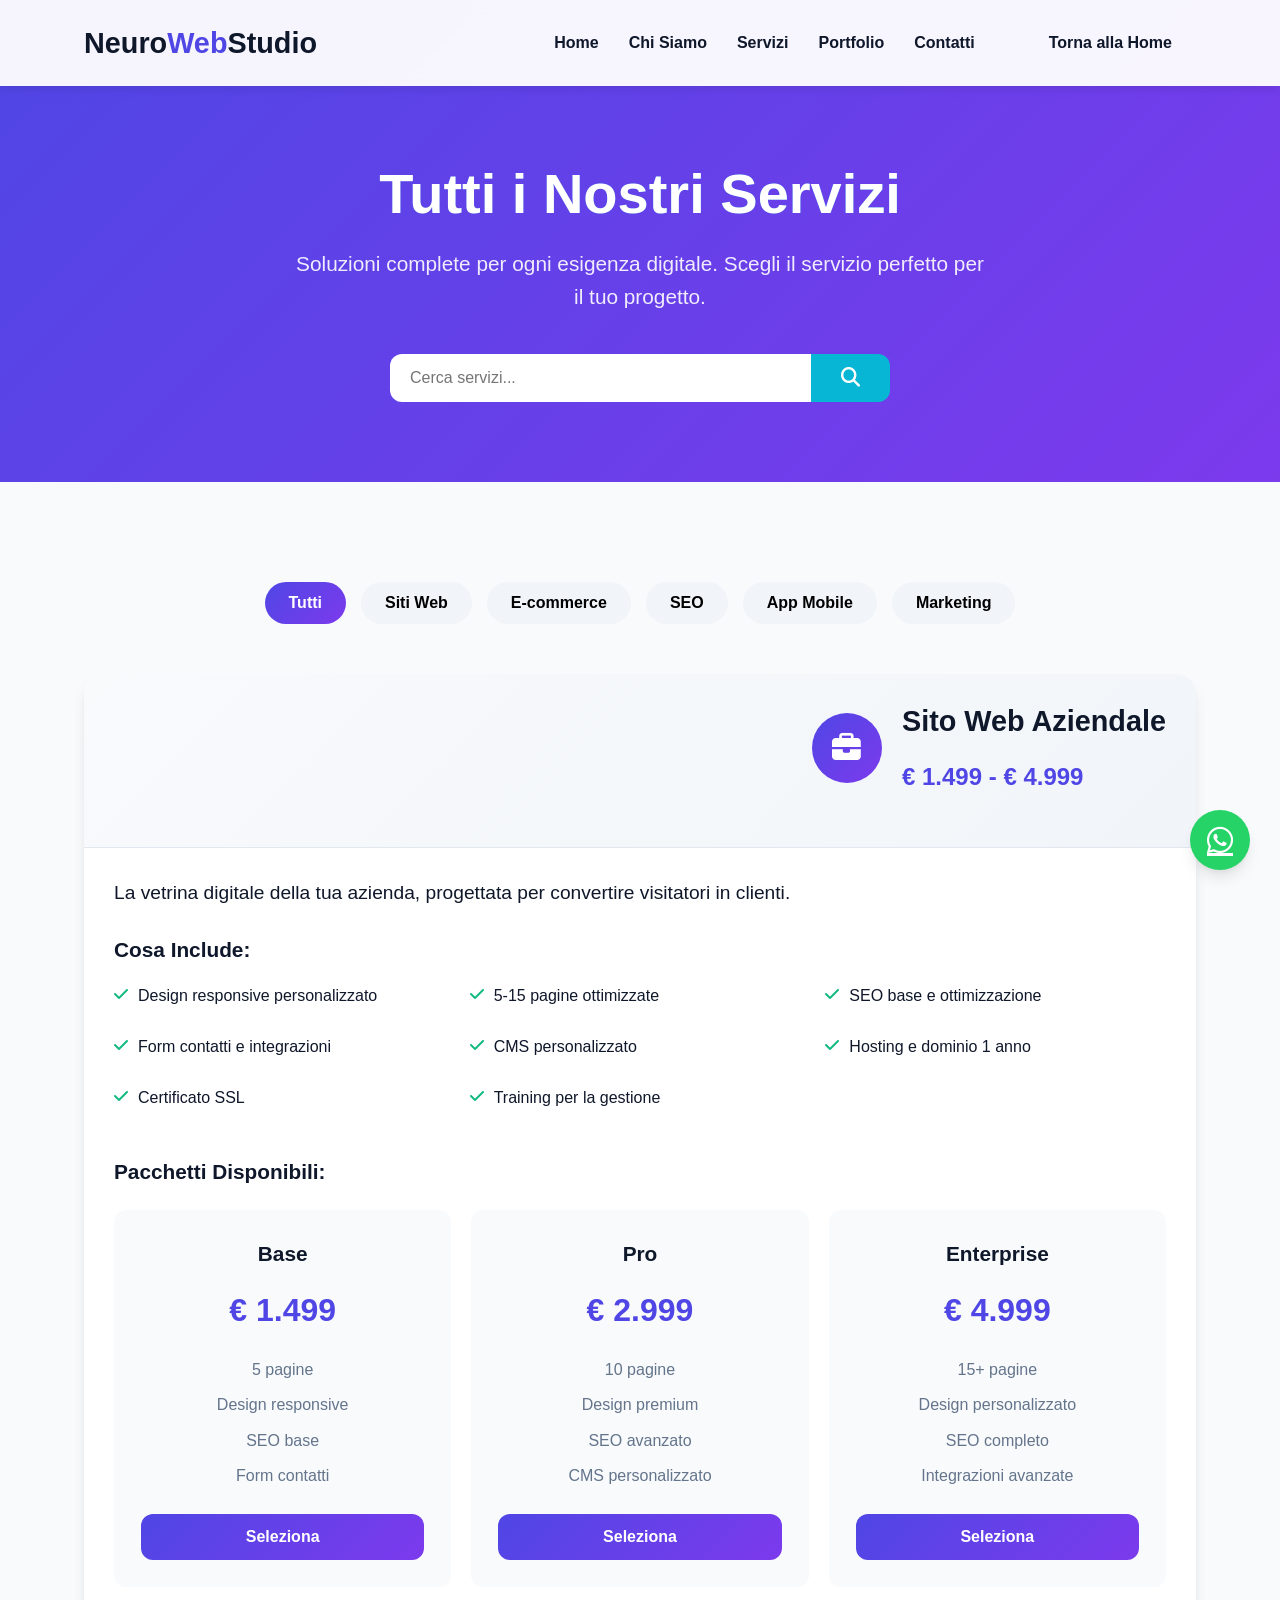
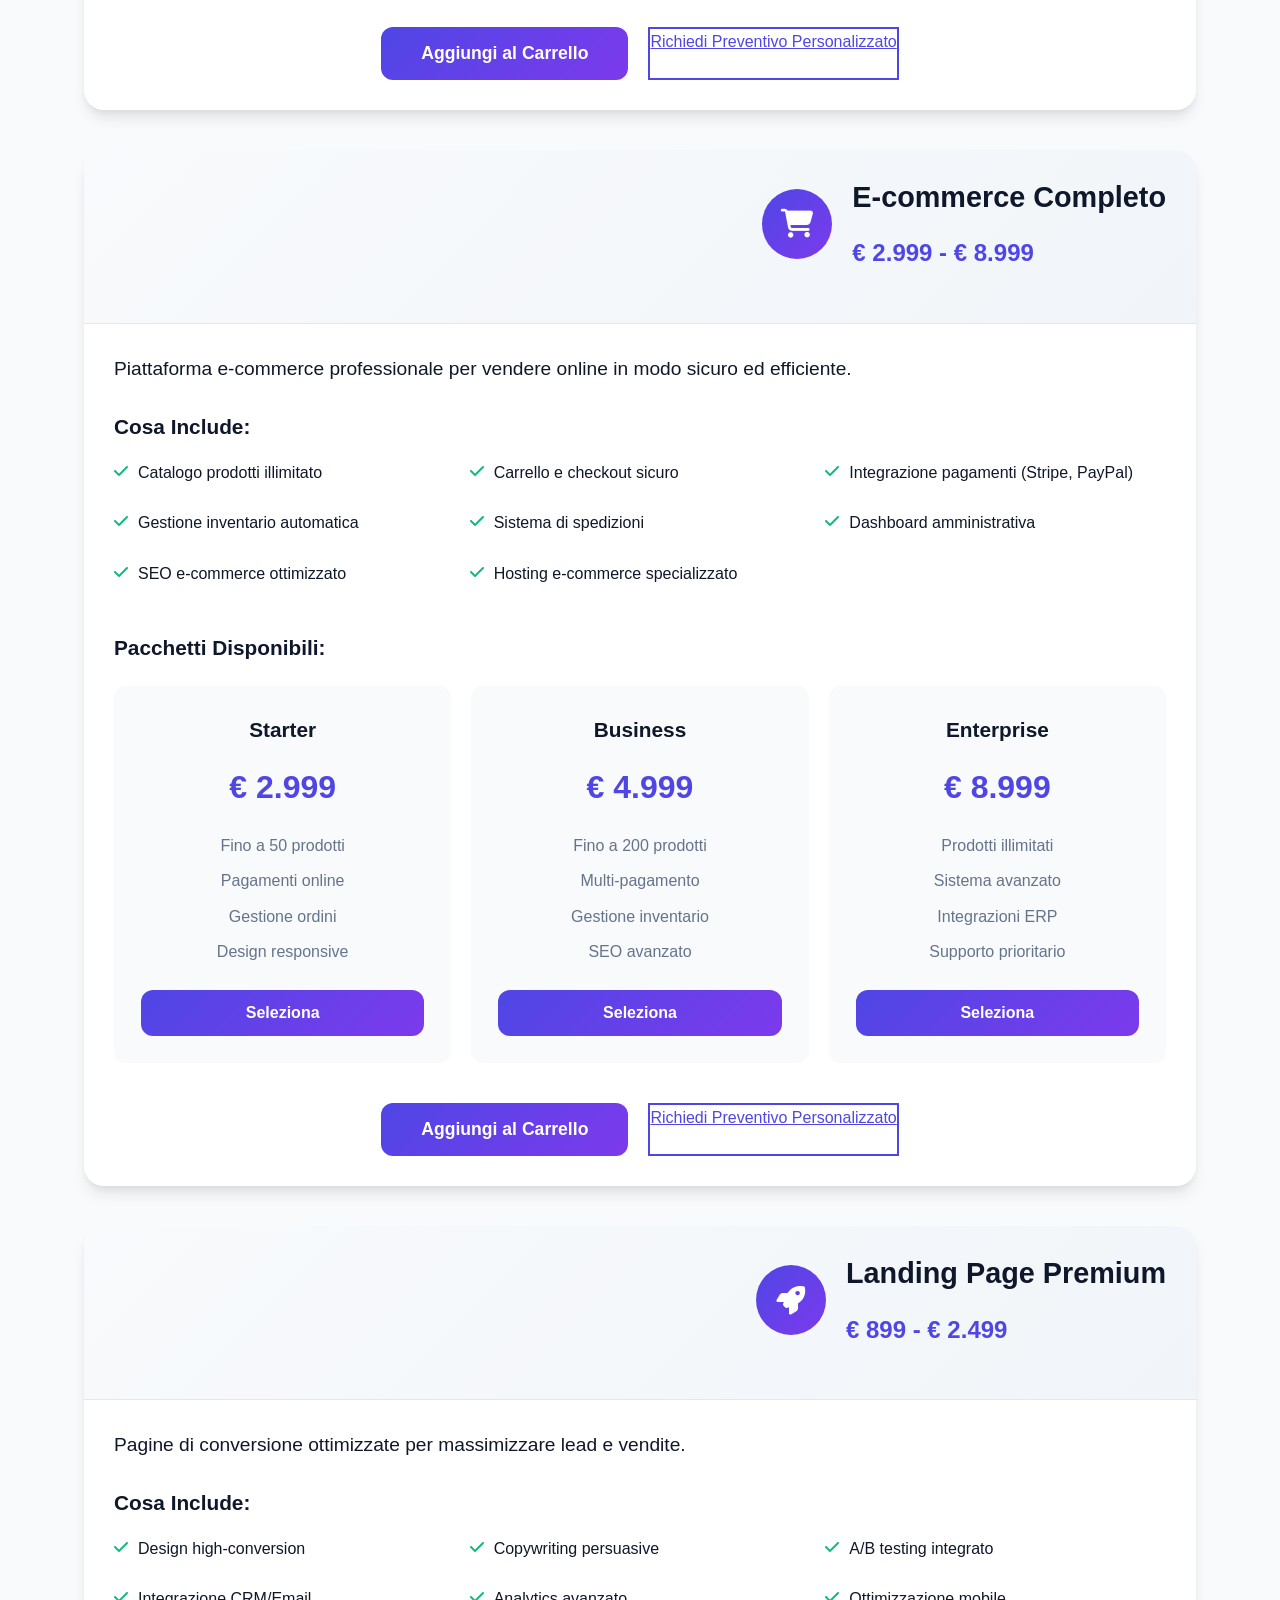
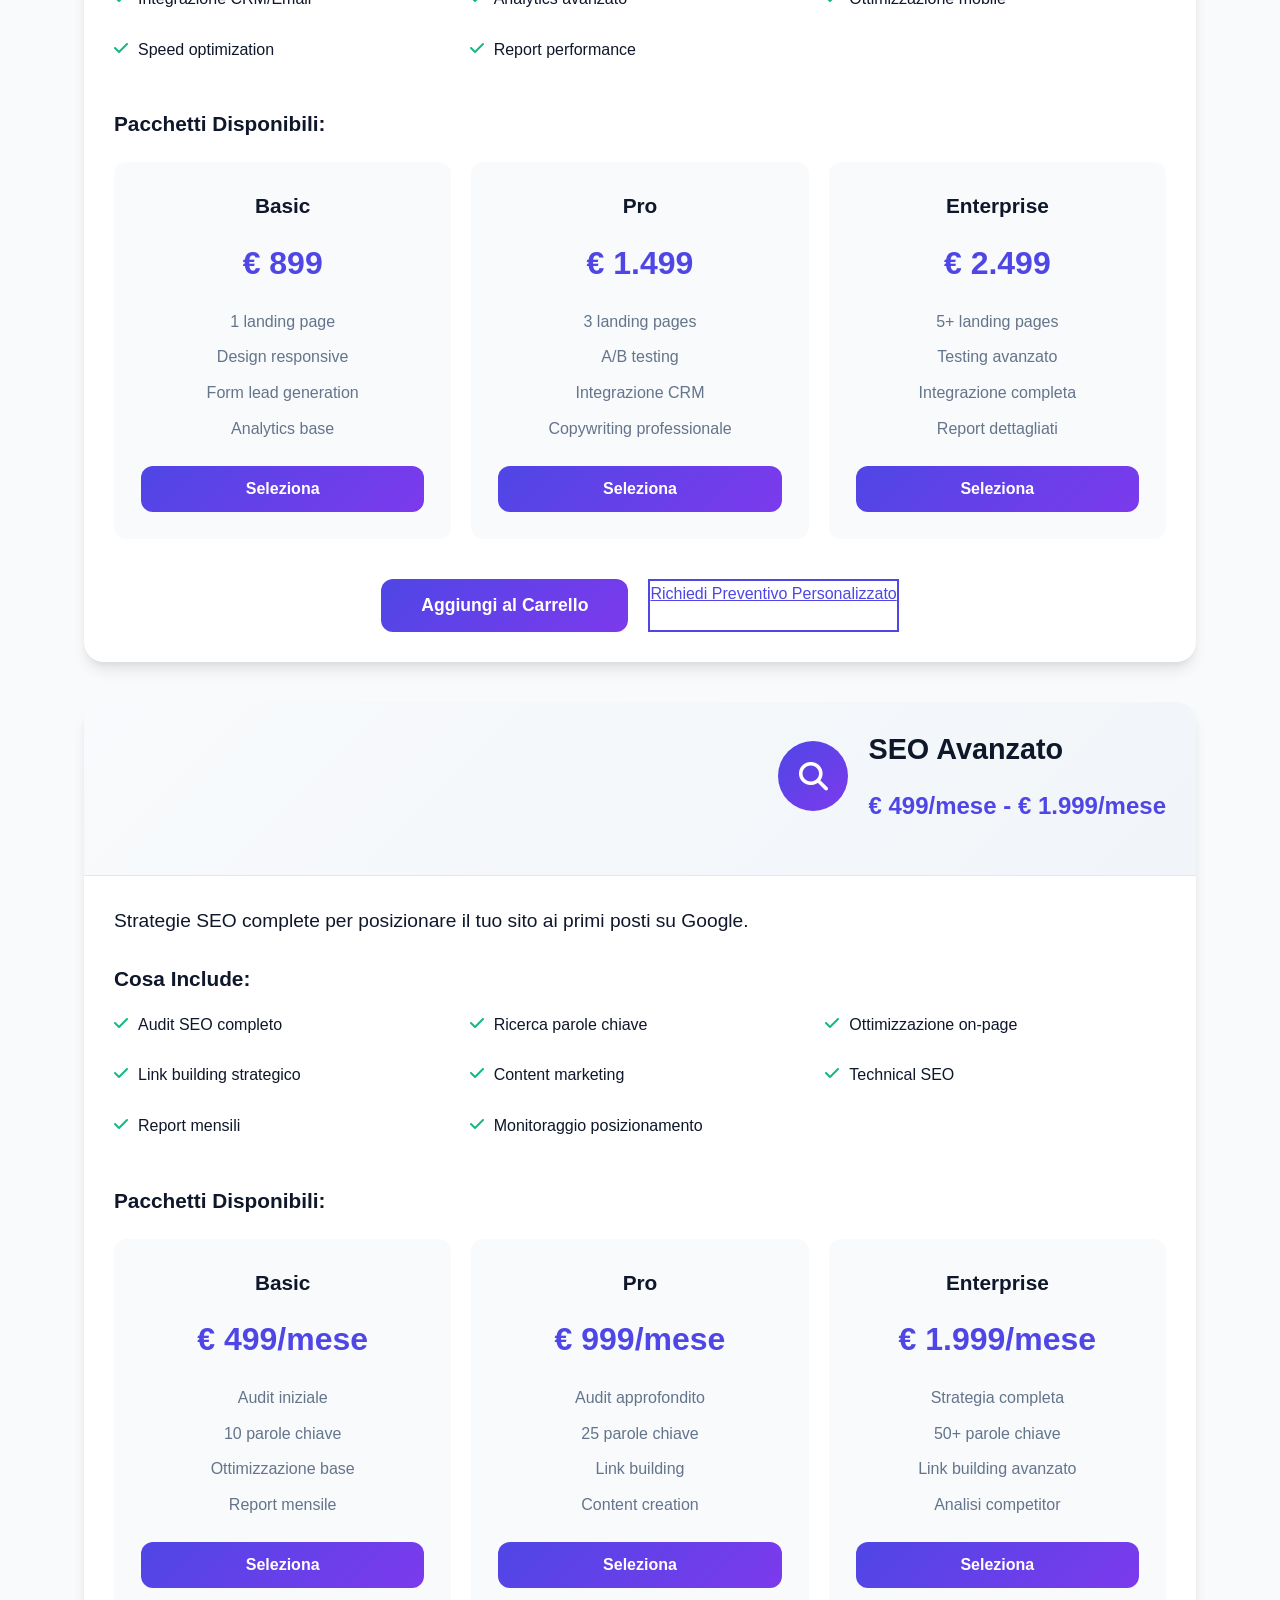
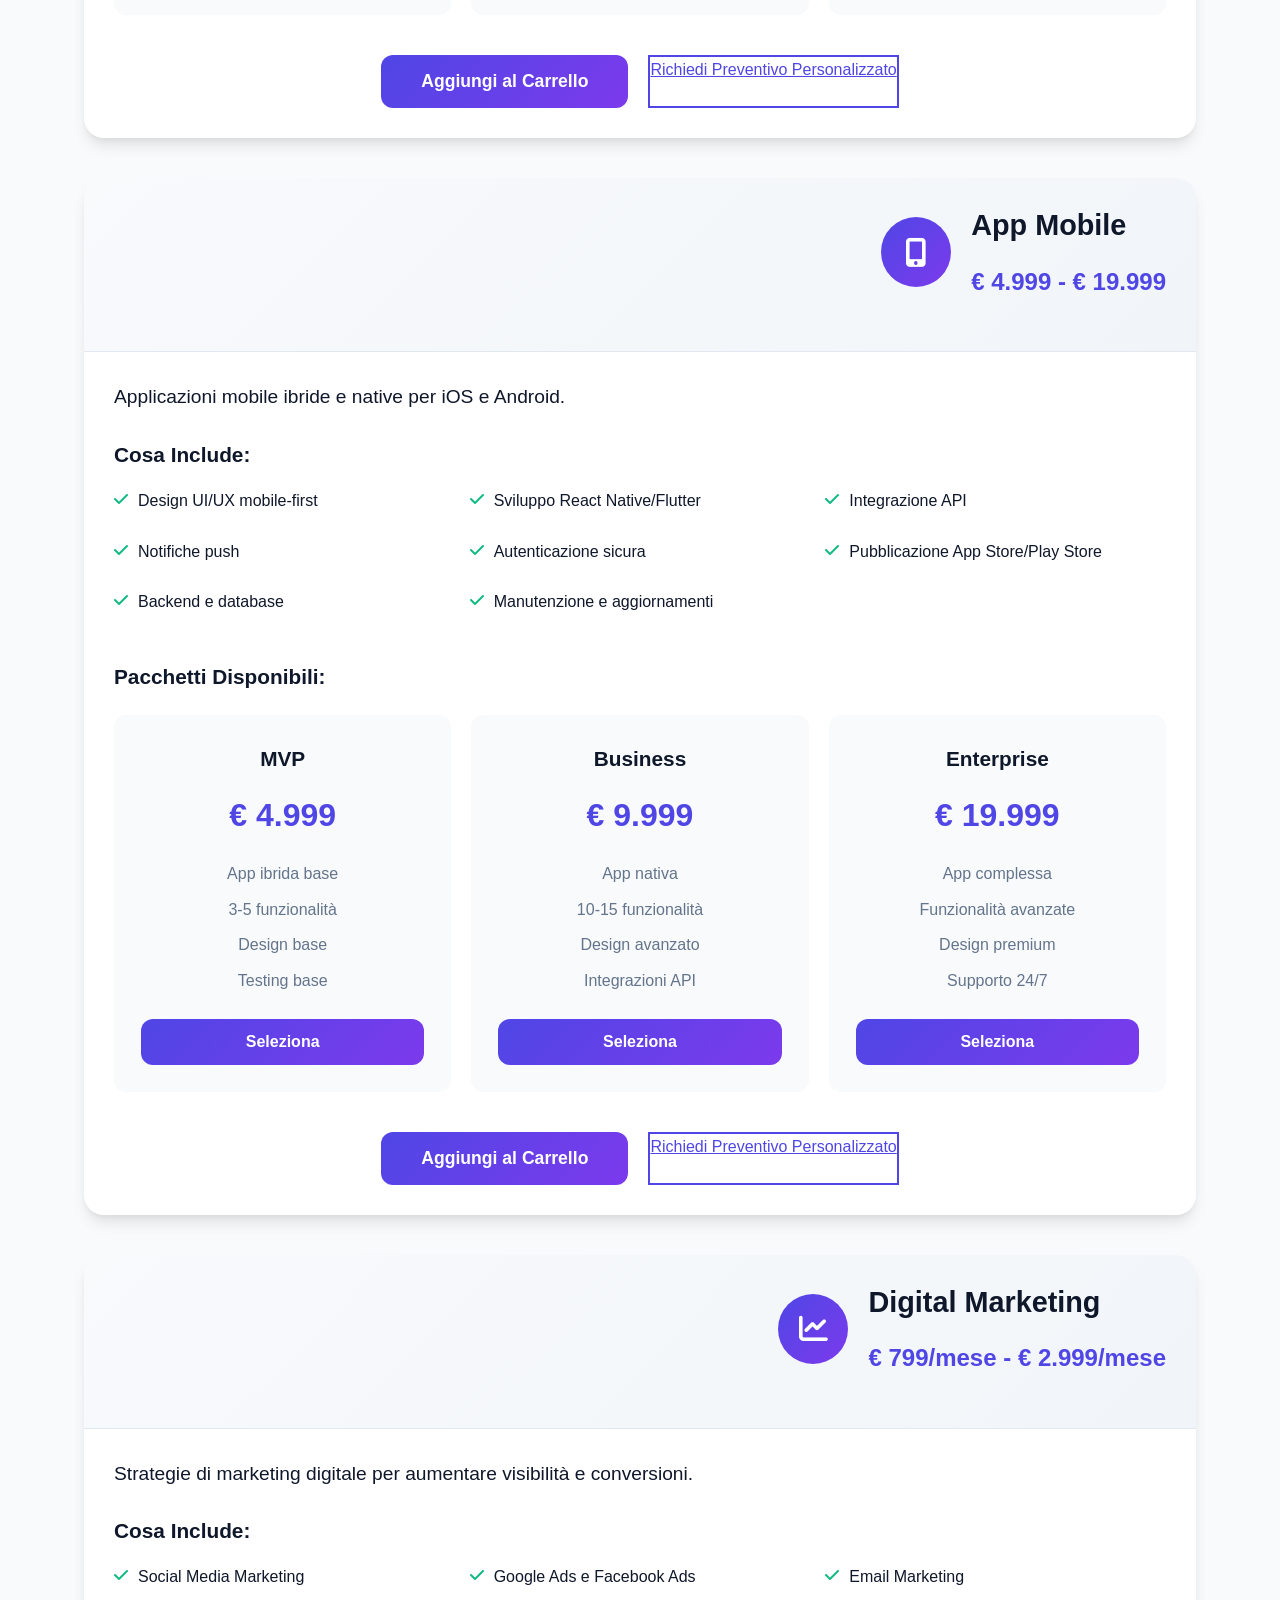
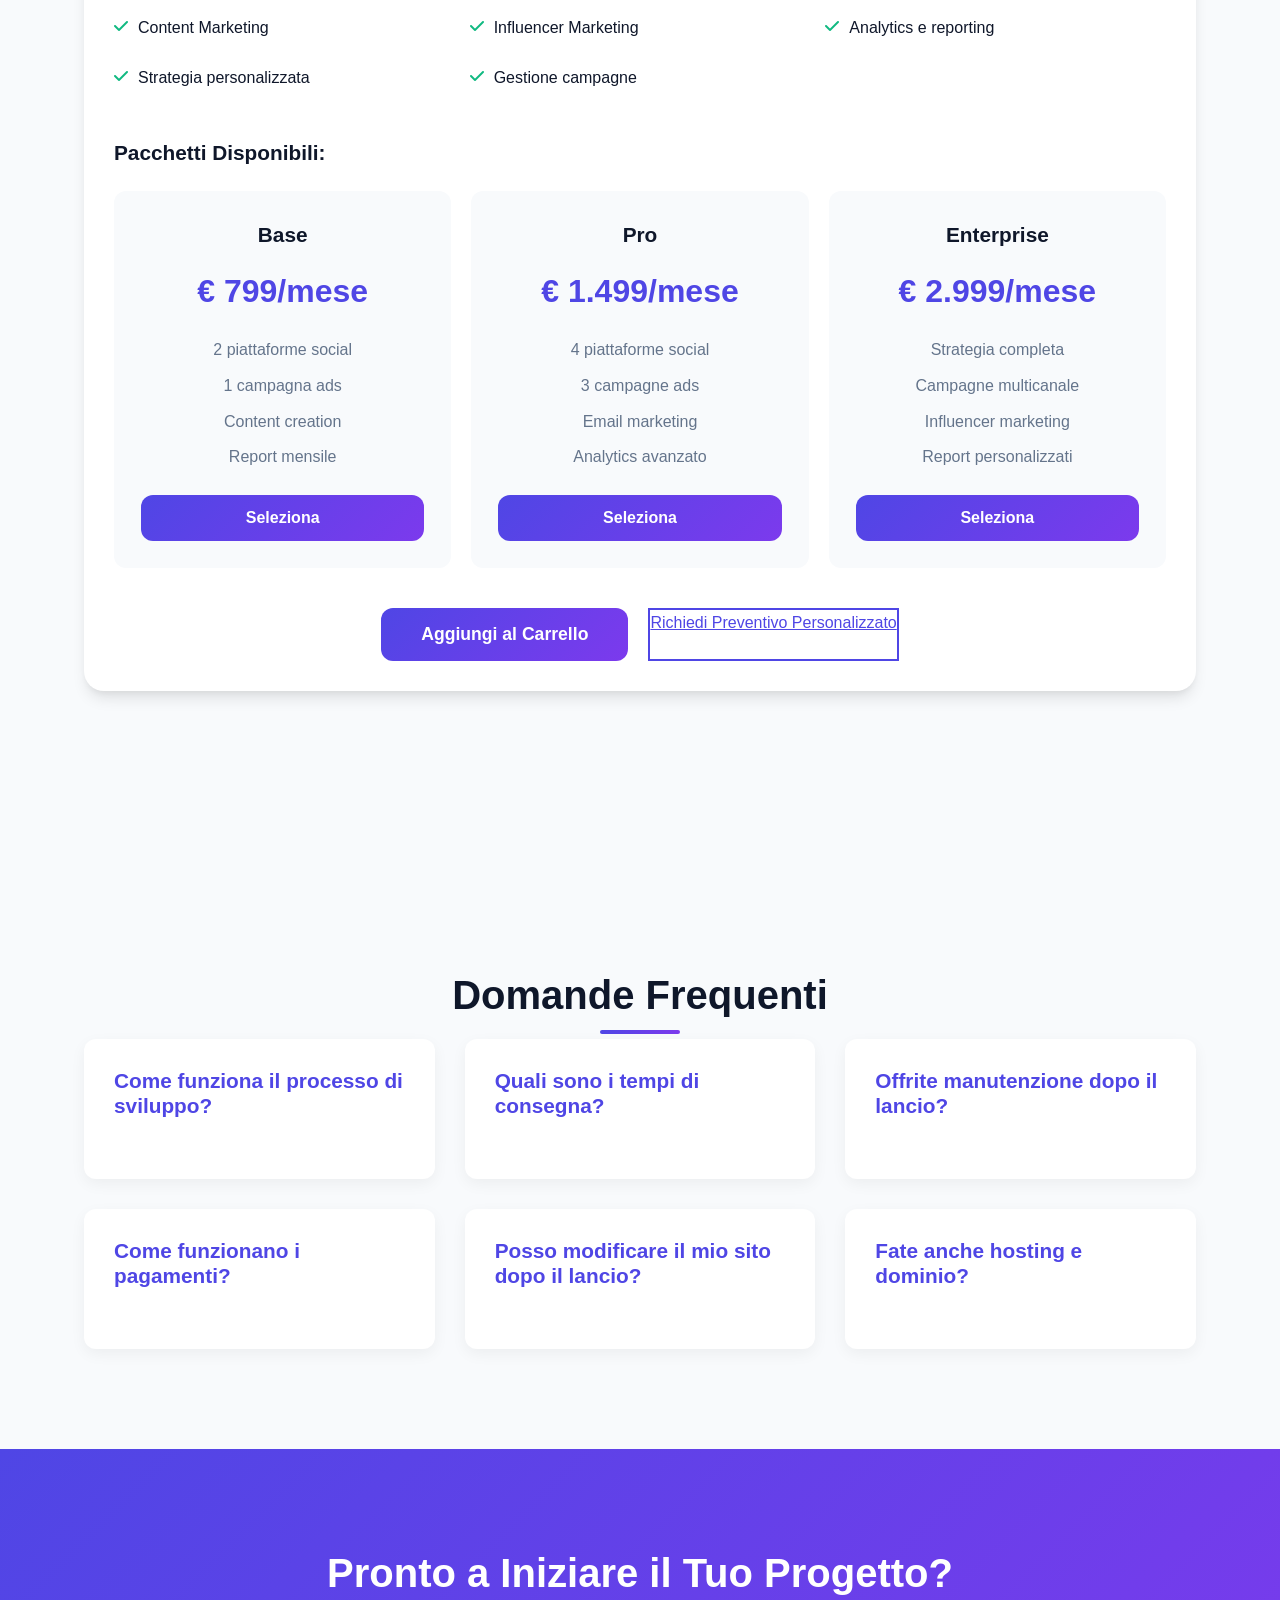
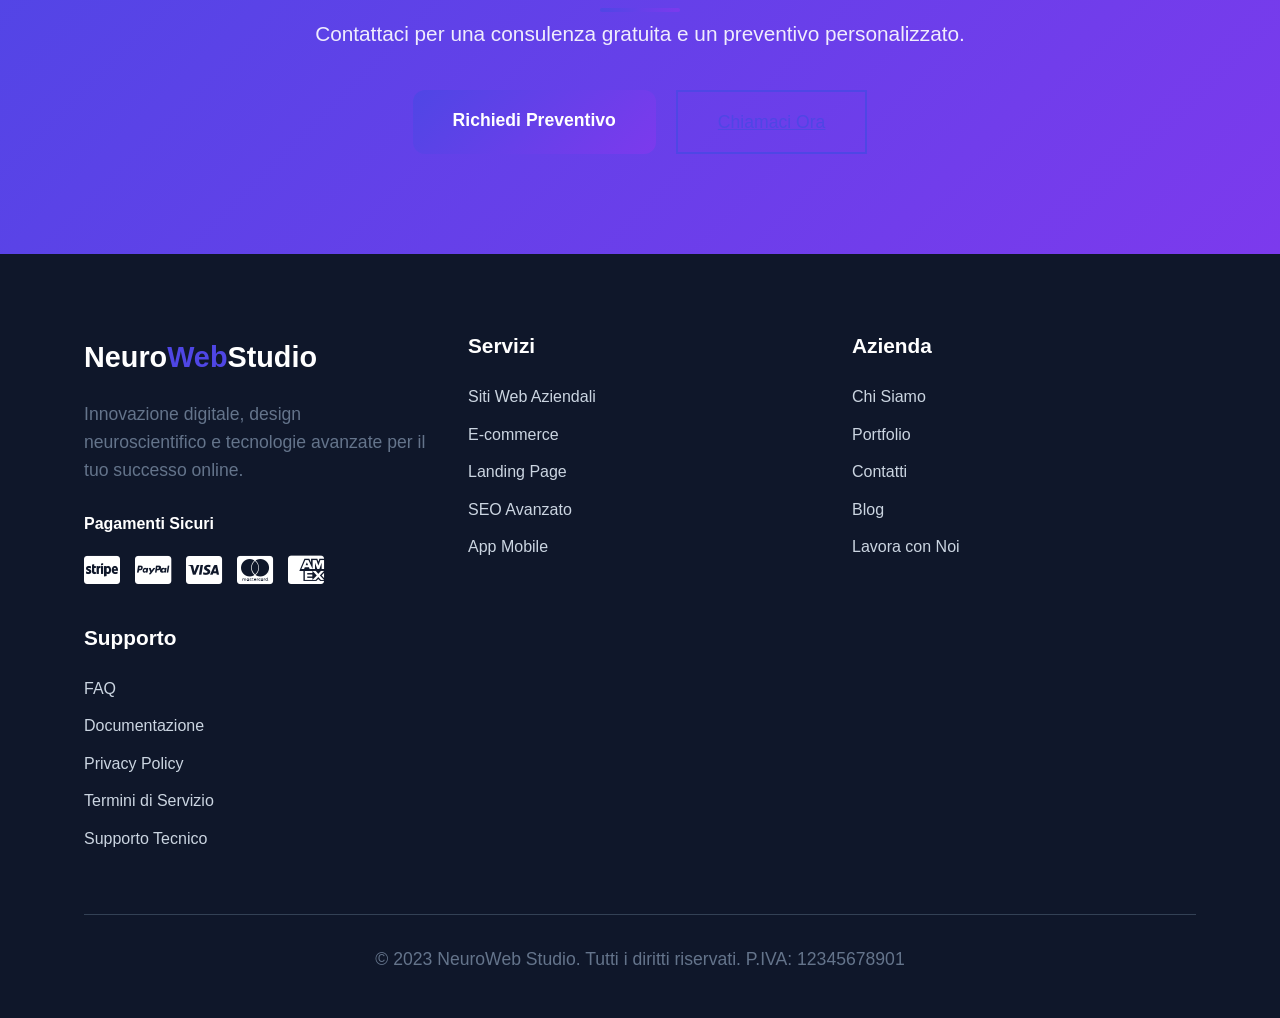
<file: servizi.html>
<!DOCTYPE html>
<html lang="it">
<head>
    <meta charset="UTF-8">
    <meta name="viewport" content="width=device-width, initial-scale=1.0">
    <title>Tutti i Servizi | NeuroWeb Studio</title>
    <meta name="description" content="Scopri tutti i servizi di NeuroWeb Studio: sviluppo web, e-commerce, SEO, app mobile e molto altro. Preventivi personalizzati.">
    <link rel="stylesheet" href="https://cdnjs.cloudflare.com/ajax/libs/font-awesome/6.4.0/css/all.min.css">
    <link rel="stylesheet" href="css/style.css">
    <link rel="stylesheet" href="css/servizi.css">
</head>
<body>
    <!-- WhatsApp Floating Button -->
    <a href="https://wa.me/393331234567?text=Ciao%20NeuroWeb%20Studio,%20vorrei%20informazioni%20su..." 
       class="whatsapp-float" target="_blank">
        <i class="fab fa-whatsapp"></i>
    </a>

    <!-- Header & Navigation -->
    <header id="header">
        <div class="container">
            <nav class="navbar">
                <a href="index.html" class="logo">Neuro<span>Web</span>Studio</a>
                
                <ul class="nav-links">
                    <li><a href="index.html">Home</a></li>
                    <li><a href="index.html#about">Chi Siamo</a></li>
                    <li><a href="#services">Servizi</a></li>
                    <li><a href="index.html#portfolio">Portfolio</a></li>
                    <li><a href="index.html#contact">Contatti</a></li>
                    <li><a href="index.html" class="btn-nav">Torna alla Home</a></li>
                </ul>
                
                <button class="mobile-menu-btn">
                    <i class="fas fa-bars"></i>
                </button>
            </nav>
        </div>
    </header>

    <!-- Hero Servizi (sezione aggiornata) -->
<section class="services-hero">
    <div class="container">
        <div class="services-hero-content">
            <h1 data-i18n="servicesPage.title">Tutti i Nostri Servizi</h1>
            <p data-i18n="servicesPage.subtitle">Soluzioni complete per ogni esigenza digitale. Scegli il servizio perfetto per il tuo progetto.</p>
            <div class="search-box">
                <input type="text" data-i18n-placeholder="servicesPage.search" placeholder="Cerca servizi...">
                <button><i class="fas fa-search"></i></button>
            </div>
        </div>
    </div>
</section>

    <!-- Servizi Grid -->
    <section id="services" class="all-services">
        <div class="container">
            <div class="services-categories">
                <button class="category-btn active" data-category="all">Tutti</button>
                <button class="category-btn" data-category="web">Siti Web</button>
                <button class="category-btn" data-category="ecommerce">E-commerce</button>
                <button class="category-btn" data-category="seo">SEO</button>
                <button class="category-btn" data-category="app">App Mobile</button>
                <button class="category-btn" data-category="marketing">Marketing</button>
            </div>

            <div class="services-grid-detailed">
                <!-- Sito Web Aziendale -->
                <div class="service-detailed-card" id="sito-aziendale" data-category="web">
                    <div class="service-header">
                        <div class="service-icon">
                            <i class="fas fa-briefcase"></i>
                        </div>
                        <div>
                            <h3>Sito Web Aziendale</h3>
                            <div class="service-price">€ 1.499 - € 4.999</div>
                        </div>
                    </div>
                    <div class="service-body">
                        <p class="service-description">La vetrina digitale della tua azienda, progettata per convertire visitatori in clienti.</p>
                        
                        <div class="service-features">
                            <h4>Cosa Include:</h4>
                            <ul>
                                <li><i class="fas fa-check"></i> Design responsive personalizzato</li>
                                <li><i class="fas fa-check"></i> 5-15 pagine ottimizzate</li>
                                <li><i class="fas fa-check"></i> SEO base e ottimizzazione</li>
                                <li><i class="fas fa-check"></i> Form contatti e integrazioni</li>
                                <li><i class="fas fa-check"></i> CMS personalizzato</li>
                                <li><i class="fas fa-check"></i> Hosting e dominio 1 anno</li>
                                <li><i class="fas fa-check"></i> Certificato SSL</li>
                                <li><i class="fas fa-check"></i> Training per la gestione</li>
                            </ul>
                        </div>
                        
                        <div class="service-packages">
                            <h4>Pacchetti Disponibili:</h4>
                            <div class="packages-grid">
                                <div class="package">
                                    <h5>Base</h5>
                                    <div class="package-price">€ 1.499</div>
                                    <ul>
                                        <li>5 pagine</li>
                                        <li>Design responsive</li>
                                        <li>SEO base</li>
                                        <li>Form contatti</li>
                                    </ul>
                                    <button class="btn select-package" data-service="Sito Web Base" data-price="1499">Seleziona</button>
                                </div>
                                <div class="package">
                                    <h5>Pro</h5>
                                    <div class="package-price">€ 2.999</div>
                                    <ul>
                                        <li>10 pagine</li>
                                        <li>Design premium</li>
                                        <li>SEO avanzato</li>
                                        <li>CMS personalizzato</li>
                                    </ul>
                                    <button class="btn select-package" data-service="Sito Web Pro" data-price="2999">Seleziona</button>
                                </div>
                                <div class="package">
                                    <h5>Enterprise</h5>
                                    <div class="package-price">€ 4.999</div>
                                    <ul>
                                        <li>15+ pagine</li>
                                        <li>Design personalizzato</li>
                                        <li>SEO completo</li>
                                        <li>Integrazioni avanzate</li>
                                    </ul>
                                    <button class="btn select-package" data-service="Sito Web Enterprise" data-price="4999">Seleziona</button>
                                </div>
                            </div>
                        </div>
                        
                        <div class="service-cta">
                            <button class="btn btn-large add-to-cart" data-service="Sito Web Aziendale" data-price="1499">Aggiungi al Carrello</button>
                            <a href="index.html#contact" class="btn-outline">Richiedi Preventivo Personalizzato</a>
                        </div>
                    </div>
                </div>

                <!-- E-commerce Base -->
                <div class="service-detailed-card" id="ecommerce-base" data-category="ecommerce">
                    <div class="service-header">
                        <div class="service-icon">
                            <i class="fas fa-shopping-cart"></i>
                        </div>
                        <div>
                            <h3>E-commerce Completo</h3>
                            <div class="service-price">€ 2.999 - € 8.999</div>
                        </div>
                    </div>
                    <div class="service-body">
                        <p class="service-description">Piattaforma e-commerce professionale per vendere online in modo sicuro ed efficiente.</p>
                        
                        <div class="service-features">
                            <h4>Cosa Include:</h4>
                            <ul>
                                <li><i class="fas fa-check"></i> Catalogo prodotti illimitato</li>
                                <li><i class="fas fa-check"></i> Carrello e checkout sicuro</li>
                                <li><i class="fas fa-check"></i> Integrazione pagamenti (Stripe, PayPal)</li>
                                <li><i class="fas fa-check"></i> Gestione inventario automatica</li>
                                <li><i class="fas fa-check"></i> Sistema di spedizioni</li>
                                <li><i class="fas fa-check"></i> Dashboard amministrativa</li>
                                <li><i class="fas fa-check"></i> SEO e-commerce ottimizzato</li>
                                <li><i class="fas fa-check"></i> Hosting e-commerce specializzato</li>
                            </ul>
                        </div>
                        
                        <div class="service-packages">
                            <h4>Pacchetti Disponibili:</h4>
                            <div class="packages-grid">
                                <div class="package">
                                    <h5>Starter</h5>
                                    <div class="package-price">€ 2.999</div>
                                    <ul>
                                        <li>Fino a 50 prodotti</li>
                                        <li>Pagamenti online</li>
                                        <li>Gestione ordini</li>
                                        <li>Design responsive</li>
                                    </ul>
                                    <button class="btn select-package" data-service="E-commerce Starter" data-price="2999">Seleziona</button>
                                </div>
                                <div class="package">
                                    <h5>Business</h5>
                                    <div class="package-price">€ 4.999</div>
                                    <ul>
                                        <li>Fino a 200 prodotti</li>
                                        <li>Multi-pagamento</li>
                                        <li>Gestione inventario</li>
                                        <li>SEO avanzato</li>
                                    </ul>
                                    <button class="btn select-package" data-service="E-commerce Business" data-price="4999">Seleziona</button>
                                </div>
                                <div class="package">
                                    <h5>Enterprise</h5>
                                    <div class="package-price">€ 8.999</div>
                                    <ul>
                                        <li>Prodotti illimitati</li>
                                        <li>Sistema avanzato</li>
                                        <li>Integrazioni ERP</li>
                                        <li>Supporto prioritario</li>
                                    </ul>
                                    <button class="btn select-package" data-service="E-commerce Enterprise" data-price="8999">Seleziona</button>
                                </div>
                            </div>
                        </div>
                        
                        <div class="service-cta">
                            <button class="btn btn-large add-to-cart" data-service="E-commerce Base" data-price="2999">Aggiungi al Carrello</button>
                            <a href="index.html#contact" class="btn-outline">Richiedi Preventivo Personalizzato</a>
                        </div>
                    </div>
                </div>

                <!-- Landing Page Premium -->
                <div class="service-detailed-card" id="landing-page" data-category="web">
                    <div class="service-header">
                        <div class="service-icon">
                            <i class="fas fa-rocket"></i>
                        </div>
                        <div>
                            <h3>Landing Page Premium</h3>
                            <div class="service-price">€ 899 - € 2.499</div>
                        </div>
                    </div>
                    <div class="service-body">
                        <p class="service-description">Pagine di conversione ottimizzate per massimizzare lead e vendite.</p>
                        
                        <div class="service-features">
                            <h4>Cosa Include:</h4>
                            <ul>
                                <li><i class="fas fa-check"></i> Design high-conversion</li>
                                <li><i class="fas fa-check"></i> Copywriting persuasive</li>
                                <li><i class="fas fa-check"></i> A/B testing integrato</li>
                                <li><i class="fas fa-check"></i> Integrazione CRM/Email</li>
                                <li><i class="fas fa-check"></i> Analytics avanzato</li>
                                <li><i class="fas fa-check"></i> Ottimizzazione mobile</li>
                                <li><i class="fas fa-check"></i> Speed optimization</li>
                                <li><i class="fas fa-check"></i> Report performance</li>
                            </ul>
                        </div>
                        
                        <div class="service-packages">
                            <h4>Pacchetti Disponibili:</h4>
                            <div class="packages-grid">
                                <div class="package">
                                    <h5>Basic</h5>
                                    <div class="package-price">€ 899</div>
                                    <ul>
                                        <li>1 landing page</li>
                                        <li>Design responsive</li>
                                        <li>Form lead generation</li>
                                        <li>Analytics base</li>
                                    </ul>
                                    <button class="btn select-package" data-service="Landing Page Basic" data-price="899">Seleziona</button>
                                </div>
                                <div class="package">
                                    <h5>Pro</h5>
                                    <div class="package-price">€ 1.499</div>
                                    <ul>
                                        <li>3 landing pages</li>
                                        <li>A/B testing</li>
                                        <li>Integrazione CRM</li>
                                        <li>Copywriting professionale</li>
                                    </ul>
                                    <button class="btn select-package" data-service="Landing Page Pro" data-price="1499">Seleziona</button>
                                </div>
                                <div class="package">
                                    <h5>Enterprise</h5>
                                    <div class="package-price">€ 2.499</div>
                                    <ul>
                                        <li>5+ landing pages</li>
                                        <li>Testing avanzato</li>
                                        <li>Integrazione completa</li>
                                        <li>Report dettagliati</li>
                                    </ul>
                                    <button class="btn select-package" data-service="Landing Page Enterprise" data-price="2499">Seleziona</button>
                                </div>
                            </div>
                        </div>
                        
                        <div class="service-cta">
                            <button class="btn btn-large add-to-cart" data-service="Landing Page Premium" data-price="899">Aggiungi al Carrello</button>
                            <a href="index.html#contact" class="btn-outline">Richiedi Preventivo Personalizzato</a>
                        </div>
                    </div>
                </div>

                <!-- SEO Avanzato -->
                <div class="service-detailed-card" id="seo" data-category="seo">
                    <div class="service-header">
                        <div class="service-icon">
                            <i class="fas fa-search"></i>
                        </div>
                        <div>
                            <h3>SEO Avanzato</h3>
                            <div class="service-price">€ 499/mese - € 1.999/mese</div>
                        </div>
                    </div>
                    <div class="service-body">
                        <p class="service-description">Strategie SEO complete per posizionare il tuo sito ai primi posti su Google.</p>
                        
                        <div class="service-features">
                            <h4>Cosa Include:</h4>
                            <ul>
                                <li><i class="fas fa-check"></i> Audit SEO completo</li>
                                <li><i class="fas fa-check"></i> Ricerca parole chiave</li>
                                <li><i class="fas fa-check"></i> Ottimizzazione on-page</li>
                                <li><i class="fas fa-check"></i> Link building strategico</li>
                                <li><i class="fas fa-check"></i> Content marketing</li>
                                <li><i class="fas fa-check"></i> Technical SEO</li>
                                <li><i class="fas fa-check"></i> Report mensili</li>
                                <li><i class="fas fa-check"></i> Monitoraggio posizionamento</li>
                            </ul>
                        </div>
                        
                        <div class="service-packages">
                            <h4>Pacchetti Disponibili:</h4>
                            <div class="packages-grid">
                                <div class="package">
                                    <h5>Basic</h5>
                                    <div class="package-price">€ 499/mese</div>
                                    <ul>
                                        <li>Audit iniziale</li>
                                        <li>10 parole chiave</li>
                                        <li>Ottimizzazione base</li>
                                        <li>Report mensile</li>
                                    </ul>
                                    <button class="btn select-package" data-service="SEO Basic" data-price="499">Seleziona</button>
                                </div>
                                <div class="package">
                                    <h5>Pro</h5>
                                    <div class="package-price">€ 999/mese</div>
                                    <ul>
                                        <li>Audit approfondito</li>
                                        <li>25 parole chiave</li>
                                        <li>Link building</li>
                                        <li>Content creation</li>
                                    </ul>
                                    <button class="btn select-package" data-service="SEO Pro" data-price="999">Seleziona</button>
                                </div>
                                <div class="package">
                                    <h5>Enterprise</h5>
                                    <div class="package-price">€ 1.999/mese</div>
                                    <ul>
                                        <li>Strategia completa</li>
                                        <li>50+ parole chiave</li>
                                        <li>Link building avanzato</li>
                                        <li>Analisi competitor</li>
                                    </ul>
                                    <button class="btn select-package" data-service="SEO Enterprise" data-price="1999">Seleziona</button>
                                </div>
                            </div>
                        </div>
                        
                        <div class="service-cta">
                            <button class="btn btn-large add-to-cart" data-service="SEO Avanzato" data-price="499">Aggiungi al Carrello</button>
                            <a href="index.html#contact" class="btn-outline">Richiedi Preventivo Personalizzato</a>
                        </div>
                    </div>
                </div>

                <!-- App Mobile -->
                <div class="service-detailed-card" id="app-mobile" data-category="app">
                    <div class="service-header">
                        <div class="service-icon">
                            <i class="fas fa-mobile-alt"></i>
                        </div>
                        <div>
                            <h3>App Mobile</h3>
                            <div class="service-price">€ 4.999 - € 19.999</div>
                        </div>
                    </div>
                    <div class="service-body">
                        <p class="service-description">Applicazioni mobile ibride e native per iOS e Android.</p>
                        
                        <div class="service-features">
                            <h4>Cosa Include:</h4>
                            <ul>
                                <li><i class="fas fa-check"></i> Design UI/UX mobile-first</li>
                                <li><i class="fas fa-check"></i> Sviluppo React Native/Flutter</li>
                                <li><i class="fas fa-check"></i> Integrazione API</li>
                                <li><i class="fas fa-check"></i> Notifiche push</li>
                                <li><i class="fas fa-check"></i> Autenticazione sicura</li>
                                <li><i class="fas fa-check"></i> Pubblicazione App Store/Play Store</li>
                                <li><i class="fas fa-check"></i> Backend e database</li>
                                <li><i class="fas fa-check"></i> Manutenzione e aggiornamenti</li>
                            </ul>
                        </div>
                        
                        <div class="service-packages">
                            <h4>Pacchetti Disponibili:</h4>
                            <div class="packages-grid">
                                <div class="package">
                                    <h5>MVP</h5>
                                    <div class="package-price">€ 4.999</div>
                                    <ul>
                                        <li>App ibrida base</li>
                                        <li>3-5 funzionalità</li>
                                        <li>Design base</li>
                                        <li>Testing base</li>
                                    </ul>
                                    <button class="btn select-package" data-service="App Mobile MVP" data-price="4999">Seleziona</button>
                                </div>
                                <div class="package">
                                    <h5>Business</h5>
                                    <div class="package-price">€ 9.999</div>
                                    <ul>
                                        <li>App nativa</li>
                                        <li>10-15 funzionalità</li>
                                        <li>Design avanzato</li>
                                        <li>Integrazioni API</li>
                                    </ul>
                                    <button class="btn select-package" data-service="App Mobile Business" data-price="9999">Seleziona</button>
                                </div>
                                <div class="package">
                                    <h5>Enterprise</h5>
                                    <div class="package-price">€ 19.999</div>
                                    <ul>
                                        <li>App complessa</li>
                                        <li>Funzionalità avanzate</li>
                                        <li>Design premium</li>
                                        <li>Supporto 24/7</li>
                                    </ul>
                                    <button class="btn select-package" data-service="App Mobile Enterprise" data-price="19999">Seleziona</button>
                                </div>
                            </div>
                        </div>
                        
                        <div class="service-cta">
                            <button class="btn btn-large add-to-cart" data-service="App Mobile" data-price="4999">Aggiungi al Carrello</button>
                            <a href="index.html#contact" class="btn-outline">Richiedi Preventivo Personalizzato</a>
                        </div>
                    </div>
                </div>

                <!-- Digital Marketing -->
                <div class="service-detailed-card" data-category="marketing">
                    <div class="service-header">
                        <div class="service-icon">
                            <i class="fas fa-chart-line"></i>
                        </div>
                        <div>
                            <h3>Digital Marketing</h3>
                            <div class="service-price">€ 799/mese - € 2.999/mese</div>
                        </div>
                    </div>
                    <div class="service-body">
                        <p class="service-description">Strategie di marketing digitale per aumentare visibilità e conversioni.</p>
                        
                        <div class="service-features">
                            <h4>Cosa Include:</h4>
                            <ul>
                                <li><i class="fas fa-check"></i> Social Media Marketing</li>
                                <li><i class="fas fa-check"></i> Google Ads e Facebook Ads</li>
                                <li><i class="fas fa-check"></i> Email Marketing</li>
                                <li><i class="fas fa-check"></i> Content Marketing</li>
                                <li><i class="fas fa-check"></i> Influencer Marketing</li>
                                <li><i class="fas fa-check"></i> Analytics e reporting</li>
                                <li><i class="fas fa-check"></i> Strategia personalizzata</li>
                                <li><i class="fas fa-check"></i> Gestione campagne</li>
                            </ul>
                        </div>
                        
                        <div class="service-packages">
                            <h4>Pacchetti Disponibili:</h4>
                            <div class="packages-grid">
                                <div class="package">
                                    <h5>Base</h5>
                                    <div class="package-price">€ 799/mese</div>
                                    <ul>
                                        <li>2 piattaforme social</li>
                                        <li>1 campagna ads</li>
                                        <li>Content creation</li>
                                        <li>Report mensile</li>
                                    </ul>
                                    <button class="btn select-package" data-service="Digital Marketing Base" data-price="799">Seleziona</button>
                                </div>
                                <div class="package">
                                    <h5>Pro</h5>
                                    <div class="package-price">€ 1.499/mese</div>
                                    <ul>
                                        <li>4 piattaforme social</li>
                                        <li>3 campagne ads</li>
                                        <li>Email marketing</li>
                                        <li>Analytics avanzato</li>
                                    </ul>
                                    <button class="btn select-package" data-service="Digital Marketing Pro" data-price="1499">Seleziona</button>
                                </div>
                                <div class="package">
                                    <h5>Enterprise</h5>
                                    <div class="package-price">€ 2.999/mese</div>
                                    <ul>
                                        <li>Strategia completa</li>
                                        <li>Campagne multicanale</li>
                                        <li>Influencer marketing</li>
                                        <li>Report personalizzati</li>
                                    </ul>
                                    <button class="btn select-package" data-service="Digital Marketing Enterprise" data-price="2999">Seleziona</button>
                                </div>
                            </div>
                        </div>
                        
                        <div class="service-cta">
                            <button class="btn btn-large add-to-cart" data-service="Digital Marketing" data-price="799">Aggiungi al Carrello</button>
                            <a href="index.html#contact" class="btn-outline">Richiedi Preventivo Personalizzato</a>
                        </div>
                    </div>
                </div>
            </div>
        </div>
    </section>

    <!-- FAQ Section -->
    <section class="faq">
        <div class="container">
            <h2 class="section-title">Domande Frequenti</h2>
            
            <div class="faq-grid">
                <div class="faq-item">
                    <h3>Come funziona il processo di sviluppo?</h3>
                    <p>Il nostro processo è strutturato in 5 fasi: analisi, progettazione, sviluppo, testing e lancio. Ogni fase include revisioni e approvazioni da parte tua.</p>
                </div>
                
                <div class="faq-item">
                    <h3>Quali sono i tempi di consegna?</h3>
                    <p>I tempi variano in base al servizio: siti web 2-4 settimane, e-commerce 4-6 settimane, app mobile 6-12 settimane. Forniamo sempre una timeline dettagliata.</p>
                </div>
                
                <div class="faq-item">
                    <h3>Offrite manutenzione dopo il lancio?</h3>
                    <p>Sì, offriamo piani di manutenzione mensile che includono aggiornamenti, backup, sicurezza e supporto tecnico.</p>
                </div>
                
                <div class="faq-item">
                    <h3>Come funzionano i pagamenti?</h3>
                    <p>Richiediamo un acconto del 30% per iniziare il progetto, il 40% alla presentazione del design e il 30% finale al completamento. Accettiamo bonifico, carta di credito e PayPal.</p>
                </div>
                
                <div class="faq-item">
                    <h3>Posso modificare il mio sito dopo il lancio?</h3>
                    <p>Sì, forniamo un CMS user-friendly che ti permette di modificare contenuti, immagini e testi senza bisogno di competenze tecniche.</p>
                </div>
                
                <div class="faq-item">
                    <h3>Fate anche hosting e dominio?</h3>
                    <p>Sì, offriamo pacchetti completi che includono hosting ottimizzato, dominio e certificato SSL. Oppure possiamo lavorare sul tuo hosting esistente.</p>
                </div>
            </div>
        </div>
    </section>

    <!-- CTA Finale -->
    <section class="final-cta">
        <div class="container">
            <div class="final-cta-content">
                <h2>Pronto a Iniziare il Tuo Progetto?</h2>
                <p>Contattaci per una consulenza gratuita e un preventivo personalizzato.</p>
                <div class="final-cta-btns">
                    <a href="index.html#contact" class="btn btn-large">Richiedi Preventivo</a>
                    <a href="tel:+393331234567" class="btn-outline btn-large">Chiamaci Ora</a>
                </div>
            </div>
        </div>
    </section>

    <!-- Footer -->
    <footer>
        <div class="container">
            <div class="footer-content">
                <div class="footer-column">
                    <a href="index.html" class="footer-logo">Neuro<span>Web</span>Studio</a>
                    <p>Innovazione digitale, design neuroscientifico e tecnologie avanzate per il tuo successo online.</p>
                    
                    <div class="payment-methods">
                        <h4>Pagamenti Sicuri</h4>
                        <div class="payment-icons">
                            <i class="fab fa-cc-stripe"></i>
                            <i class="fab fa-cc-paypal"></i>
                            <i class="fab fa-cc-visa"></i>
                            <i class="fab fa-cc-mastercard"></i>
                            <i class="fab fa-cc-amex"></i>
                        </div>
                    </div>
                </div>
                
                <div class="footer-column footer-links">
                    <h3>Servizi</h3>
                    <ul>
                        <li><a href="#sito-aziendale">Siti Web Aziendali</a></li>
                        <li><a href="#ecommerce-base">E-commerce</a></li>
                        <li><a href="#landing-page">Landing Page</a></li>
                        <li><a href="#seo">SEO Avanzato</a></li>
                        <li><a href="#app-mobile">App Mobile</a></li>
                    </ul>
                </div>
                
                <div class="footer-column footer-links">
                    <h3>Azienda</h3>
                    <ul>
                        <li><a href="index.html#about">Chi Siamo</a></li>
                        <li><a href="index.html#portfolio">Portfolio</a></li>
                        <li><a href="index.html#contact">Contatti</a></li>
                        <li><a href="#">Blog</a></li>
                        <li><a href="#">Lavora con Noi</a></li>
                    </ul>
                </div>
                
                <div class="footer-column footer-links">
                    <h3>Supporto</h3>
                    <ul>
                        <li><a href="#">FAQ</a></li>
                        <li><a href="#">Documentazione</a></li>
                        <li><a href="#">Privacy Policy</a></li>
                        <li><a href="#">Termini di Servizio</a></li>
                        <li><a href="#">Supporto Tecnico</a></li>
                    </ul>
                </div>
            </div>
            
            <div class="copyright">
                <p>&copy; 2023 NeuroWeb Studio. Tutti i diritti riservati. P.IVA: 12345678901</p>
            </div>
        </div>
    </footer>

    <!-- Cart Modal -->
    <div id="cart-modal" class="modal">
        <div class="modal-content">
            <div class="modal-header">
                <h3>Il Tuo Ordine</h3>
                <button class="close-modal">&times;</button>
            </div>
            <div class="modal-body">
                <div id="cart-items"></div>
                <div class="cart-total">
                    <h4>Totale: <span id="cart-total-price">€ 0</span></h4>
                </div>
            </div>
            <div class="modal-footer">
                <button class="btn-outline" id="continue-shopping">Continua a Scegliere</button>
                <button class="btn" id="checkout-btn">Procedi al Pagamento</button>
            </div>
        </div>
    </div>

    <script src="js/servizi.js"></script>
</body>
</html>
</file>
<file: css/style.css>
/* Reset e variabili CSS */
:root {
    --primary-color: #4f46e5;
    --secondary-color: #7c3aed;
    --accent-color: #06b6d4;
    --dark-color: #0f172a;
    --light-color: #f8fafc;
    --gray-color: #64748b;
    --success-color: #10b981;
    --warning-color: #f59e0b;
    --transition: all 0.3s ease;
    --shadow: 0 10px 15px -3px rgba(0, 0, 0, 0.1), 0 4px 6px -2px rgba(0, 0, 0, 0.05);
    --border-radius: 12px;
    --border-radius-lg: 20px;
}

* {
    margin: 0;
    padding: 0;
    box-sizing: border-box;
    font-family: 'Inter', -apple-system, BlinkMacSystemFont, 'Segoe UI', Roboto, Oxygen, Ubuntu, sans-serif;
}

html {
    scroll-behavior: smooth;
}

body {
    background-color: var(--light-color);
    color: var(--dark-color);
    line-height: 1.6;
    overflow-x: hidden;
    position: relative;
}

.container {
    width: 90%;
    max-width: 1200px;
    margin: 0 auto;
    padding: 0 20px;
}

section {
    padding: 100px 0;
}

h1, h2, h3, h4 {
    font-weight: 700;
    line-height: 1.2;
    margin-bottom: 20px;
}

h1 {
    font-size: 3.5rem;
    background: linear-gradient(135deg, var(--primary-color), var(--accent-color));
    -webkit-background-clip: text;
    background-clip: text;
    color: transparent;
}

h2 {
    font-size: 2.5rem;
    text-align: center;
    margin-bottom: 50px;
    position: relative;
}

h2:after {
    content: '';
    position: absolute;
    bottom: -15px;
    left: 50%;
    transform: translateX(-50%);
    width: 80px;
    height: 4px;
    background: linear-gradient(90deg, var(--primary-color), var(--secondary-color));
    border-radius: 2px;
}

p {
    margin-bottom: 15px;
    color: var(--gray-color);
    font-size: 1.1rem;
}

.btn {
    display: inline-block;
    padding: 14px 32px;
    background: linear-gradient(135deg, var(--primary-color), var(--secondary-color));
    color: white;
    border-radius: var(--border-radius);
    text-decoration: none;
    font-weight: 600;
    transition: var(--transition);
    border: none;
    cursor: pointer;
    font-size: 1rem;
}

.btn:hover {
    transform: translateY(-3px);
    box-shadow: var(--shadow);
    background: linear-gradient(135deg, var(--secondary-color), var(--primary-color));
}

.btn-large {
    padding: 16px 40px;
    font-size: 1.1rem;
}

.btn-outline {
    background: transparent;
    border: 2px solid var(--primary-color);
    color: var(--primary-color);
}

.btn-outline:hover {
    background: var(--primary-color);
    color: white;
}

.btn-nav {
    padding: 10px 24px;
    margin-left: 20px;
}

.section-title {
    text-align: center;
    margin-bottom: 20px;
}

.section-subtitle {
    text-align: center;
    color: var(--gray-color);
    max-width: 700px;
    margin: 0 auto 60px;
    font-size: 1.2rem;
}

/* WhatsApp Floating Button */
.whatsapp-float {
    position: fixed;
    width: 60px;
    height: 60px;
    bottom: 30px;
    right: 30px;
    background-color: #25d366;
    color: #FFF;
    border-radius: 50px;
    text-align: center;
    font-size: 30px;
    box-shadow: var(--shadow);
    z-index: 1000;
    display: flex;
    align-items: center;
    justify-content: center;
    transition: var(--transition);
}

.whatsapp-float:hover {
    background-color: #128c7e;
    transform: scale(1.1);
}

/* Chat Bot */
#chatbot-container {
    position: fixed;
    bottom: 100px;
    right: 30px;
    width: 350px;
    background: white;
    border-radius: var(--border-radius-lg);
    box-shadow: var(--shadow);
    z-index: 999;
    display: none;
    flex-direction: column;
    overflow: hidden;
}

#chatbot-container.open {
    display: flex;
}

#chatbot-header {
    background: linear-gradient(135deg, var(--primary-color), var(--secondary-color));
    color: white;
    padding: 15px 20px;
    display: flex;
    justify-content: space-between;
    align-items: center;
}

#chatbot-header h3 {
    margin: 0;
    font-size: 1.2rem;
}

#close-chatbot {
    background: none;
    border: none;
    color: white;
    font-size: 1.5rem;
    cursor: pointer;
}

#chatbot-messages {
    flex: 1;
    padding: 20px;
    max-height: 300px;
    overflow-y: auto;
}

.chatbot-message {
    margin-bottom: 15px;
    padding: 10px 15px;
    border-radius: var(--border-radius);
    max-width: 80%;
}

.chatbot-message.bot {
    background: #f1f5f9;
    align-self: flex-start;
}

.chatbot-message.user {
    background: linear-gradient(135deg, var(--primary-color), var(--secondary-color));
    color: white;
    align-self: flex-end;
    margin-left: auto;
}

#chatbot-input {
    display: flex;
    padding: 15px;
    border-top: 1px solid #e2e8f0;
}

#chatbot-input-field {
    flex: 1;
    padding: 10px 15px;
    border: 1px solid #cbd5e1;
    border-radius: var(--border-radius);
    margin-right: 10px;
}

#chatbot-send {
    background: linear-gradient(135deg, var(--primary-color), var(--secondary-color));
    color: white;
    border: none;
    border-radius: var(--border-radius);
    padding: 10px 20px;
    cursor: pointer;
}

#chatbot-quick-replies {
    display: flex;
    flex-wrap: wrap;
    gap: 10px;
    padding: 0 15px 15px;
}

.quick-reply {
    background: #f1f5f9;
    border: none;
    border-radius: 20px;
    padding: 8px 16px;
    font-size: 0.9rem;
    cursor: pointer;
    transition: var(--transition);
}

.quick-reply:hover {
    background: #e2e8f0;
}

#chatbot-toggle {
    position: fixed;
    bottom: 30px;
    right: 30px;
    width: 60px;
    height: 60px;
    background: linear-gradient(135deg, var(--accent-color), var(--primary-color));
    color: white;
    border: none;
    border-radius: 50%;
    font-size: 24px;
    cursor: pointer;
    box-shadow: var(--shadow);
    z-index: 998;
    display: flex;
    align-items: center;
    justify-content: center;
    transition: var(--transition);
}

#chatbot-toggle:hover {
    transform: scale(1.1);
}

/* Header e Navigazione */
header {
    background-color: rgba(255, 255, 255, 0.95);
    backdrop-filter: blur(10px);
    position: fixed;
    top: 0;
    left: 0;
    width: 100%;
    z-index: 1000;
    box-shadow: 0 2px 10px rgba(0, 0, 0, 0.1);
    padding: 20px 0;
    transition: var(--transition);
}

header.scrolled {
    padding: 15px 0;
}

.navbar {
    display: flex;
    justify-content: space-between;
    align-items: center;
}

.logo {
    font-size: 1.8rem;
    font-weight: 800;
    color: var(--dark-color);
    text-decoration: none;
}

.logo span {
    color: var(--primary-color);
}

.nav-links {
    display: flex;
    list-style: none;
    align-items: center;
}

.nav-links li {
    margin-left: 30px;
}

.nav-links a {
    text-decoration: none;
    color: var(--dark-color);
    font-weight: 600;
    transition: var(--transition);
    position: relative;
}

.nav-links a:hover {
    color: var(--primary-color);
}

.nav-links a:after {
    content: '';
    position: absolute;
    bottom: -5px;
    left: 0;
    width: 0;
    height: 2px;
    background-color: var(--primary-color);
    transition: var(--transition);
}

.nav-links a:hover:after {
    width: 100%;
}

.mobile-menu-btn {
    display: none;
    background: none;
    border: none;
    font-size: 1.5rem;
    color: var(--dark-color);
    cursor: pointer;
}

/* Hero Section */
.hero {
    padding-top: 160px;
    min-height: 100vh;
    display: flex;
    align-items: center;
    background: linear-gradient(135deg, #f0f9ff 0%, #fef7ff 100%);
    position: relative;
    overflow: hidden;
}

.hero-content {
    flex: 1;
    max-width: 600px;
}

.hero h1 {
    margin-bottom: 10px;
}

.hero h2 {
    font-size: 2rem;
    text-align: left;
    margin-bottom: 20px;
}

.hero h2:after {
    display: none;
}

.hero p {
    font-size: 1.3rem;
    margin-bottom: 30px;
}

.hero-btns {
    display: flex;
    gap: 15px;
    margin-top: 30px;
    flex-wrap: wrap;
}

.hero-stats {
    display: flex;
    gap: 30px;
    margin-top: 50px;
}

.stat {
    text-align: center;
}

.stat h3 {
    font-size: 2.5rem;
    color: var(--primary-color);
    margin-bottom: 5px;
}

.stat p {
    font-size: 1rem;
    color: var(--gray-color);
    margin: 0;
}

.hero-image {
    flex: 1;
    text-align: center;
    position: relative;
}

.hero-image img {
    max-width: 100%;
    border-radius: var(--border-radius-lg);
    box-shadow: var(--shadow);
    transform: perspective(1000px) rotateY(-10deg);
    transition: var(--transition);
}

.hero-image img:hover {
    transform: perspective(1000px) rotateY(0deg);
}

.floating-element {
    position: absolute;
    width: 60px;
    height: 60px;
    background: linear-gradient(135deg, var(--primary-color), var(--secondary-color));
    border-radius: 50%;
    display: flex;
    align-items: center;
    justify-content: center;
    color: white;
    animation: float 3s ease-in-out infinite;
    box-shadow: var(--shadow);
}

.floating-element:nth-child(1) {
    top: 10%;
    left: 5%;
    animation-delay: 0s;
}

.floating-element:nth-child(2) {
    top: 60%;
    right: 15%;
    animation-delay: 0.5s;
    width: 40px;
    height: 40px;
}

.floating-element:nth-child(3) {
    bottom: 20%;
    left: 15%;
    animation-delay: 1s;
    width: 50px;
    height: 50px;
}

@keyframes float {
    0%, 100% { transform: translateY(0); }
    50% { transform: translateY(-15px); }
}

/* About Section */
.about {
    background-color: white;
}

.about-content {
    display: flex;
    align-items: center;
    gap: 60px;
}

.about-image {
    flex: 1;
    border-radius: var(--border-radius);
    overflow: hidden;
    box-shadow: var(--shadow);
}

.about-image img {
    width: 100%;
    height: auto;
    transition: var(--transition);
}

.about-image img:hover {
    transform: scale(1.05);
}

.about-text {
    flex: 1;
}

.features {
    display: grid;
    grid-template-columns: repeat(auto-fit, minmax(200px, 1fr));
    gap: 20px;
    margin-top: 30px;
}

.feature {
    text-align: center;
    padding: 20px;
    background: #f8fafc;
    border-radius: var(--border-radius);
    transition: var(--transition);
}

.feature:hover {
    transform: translateY(-5px);
    box-shadow: var(--shadow);
}

.feature i {
    font-size: 2rem;
    color: var(--primary-color);
    margin-bottom: 15px;
}

.feature h4 {
    font-size: 1.2rem;
    margin-bottom: 10px;
}

/* Popular Services Section */
.popular-services {
    background: linear-gradient(135deg, #667eea 0%, #764ba2 100%);
    color: white;
}

.popular-services .section-title {
    color: white;
}

.popular-services .section-subtitle {
    color: rgba(255, 255, 255, 0.9);
}

.popular-services .services-grid {
    display: grid;
    grid-template-columns: repeat(auto-fit, minmax(350px, 1fr));
    gap: 30px;
    margin-bottom: 50px;
}

.service-card.popular {
    background: white;
    border-radius: var(--border-radius-lg);
    padding: 40px 30px;
    text-align: center;
    box-shadow: 0 20px 40px rgba(0, 0, 0, 0.1);
    transition: var(--transition);
    position: relative;
    overflow: hidden;
}

.service-card.popular:hover {
    transform: translateY(-15px);
    box-shadow: 0 30px 60px rgba(0, 0, 0, 0.15);
}

.service-badge {
    position: absolute;
    top: 20px;
    right: -30px;
    background: var(--accent-color);
    color: white;
    padding: 5px 40px;
    transform: rotate(45deg);
    font-size: 0.8rem;
    font-weight: 600;
}

.service-icon {
    width: 80px;
    height: 80px;
    background: linear-gradient(135deg, var(--primary-color), var(--secondary-color));
    border-radius: 50%;
    display: flex;
    align-items: center;
    justify-content: center;
    margin: 0 auto 25px;
    color: white;
    font-size: 2rem;
}

.service-price {
    font-size: 2.5rem;
    font-weight: 700;
    color: var(--primary-color);
    margin: 20px 0;
}

.service-features {
    list-style: none;
    text-align: left;
    margin-bottom: 30px;
}

.service-features li {
    margin-bottom: 10px;
    display: flex;
    align-items: center;
}

.service-features i {
    color: var(--success-color);
    margin-right: 10px;
}

.service-cta {
    display: flex;
    gap: 10px;
    justify-content: center;
}

.view-all {
    text-align: center;
    margin-top: 50px;
}

/* Services Section */
.services {
    background-color: #f8fafc;
}

.services-grid {
    display: grid;
    grid-template-columns: repeat(auto-fit, minmax(300px, 1fr));
    gap: 30px;
}

.service-card {
    background-color: white;
    border-radius: var(--border-radius);
    padding: 40px 30px;
    text-align: center;
    box-shadow: 0 5px 15px rgba(0, 0, 0, 0.05);
    transition: var(--transition);
    border: 1px solid #f1f5f9;
}

.service-card:hover {
    transform: translateY(-10px);
    box-shadow: var(--shadow);
}

/* Portfolio Section */
.portfolio {
    background-color: white;
}

.portfolio-grid {
    display: grid;
    grid-template-columns: repeat(auto-fit, minmax(350px, 1fr));
    gap: 30px;
    margin-bottom: 50px;
}

.portfolio-item {
    border-radius: var(--border-radius);
    overflow: hidden;
    box-shadow: var(--shadow);
    position: relative;
    transition: var(--transition);
}

.portfolio-item:hover {
    transform: translateY(-10px);
}

.portfolio-img {
    width: 100%;
    height: 250px;
    object-fit: cover;
    transition: var(--transition);
}

.portfolio-item:hover .portfolio-img {
    transform: scale(1.05);
}

.portfolio-overlay {
    position: absolute;
    top: 0;
    left: 0;
    width: 100%;
    height: 100%;
    background: linear-gradient(to top, rgba(15, 23, 42, 0.9), transparent);
    display: flex;
    flex-direction: column;
    justify-content: flex-end;
    padding: 25px;
    opacity: 0;
    transition: var(--transition);
}

.portfolio-item:hover .portfolio-overlay {
    opacity: 1;
}

.portfolio-cta {
    text-align: center;
}

/* Contact Section */
.contact {
    background-color: #f8fafc;
}

.contact-container {
    display: flex;
    gap: 60px;
}

.contact-info {
    flex: 1;
}

.contact-form {
    flex: 1;
}

.contact-item {
    display: flex;
    align-items: flex-start;
    margin-bottom: 30px;
}

.contact-icon {
    width: 50px;
    height: 50px;
    background: linear-gradient(135deg, var(--primary-color), var(--secondary-color));
    border-radius: 50%;
    display: flex;
    align-items: center;
    justify-content: center;
    color: white;
    font-size: 1.2rem;
    margin-right: 20px;
    flex-shrink: 0;
}

.contact-social {
    margin-top: 40px;
}

.contact-social .social-links {
    display: flex;
    gap: 15px;
    margin-top: 20px;
}

.form-group {
    margin-bottom: 25px;
}

.form-control {
    width: 100%;
    padding: 15px;
    border: 1px solid #cbd5e1;
    border-radius: var(--border-radius);
    font-size: 1rem;
    transition: var(--transition);
}

.form-control:focus {
    outline: none;
    border-color: var(--primary-color);
    box-shadow: 0 0 0 3px rgba(79, 70, 229, 0.1);
}

textarea.form-control {
    min-height: 150px;
    resize: vertical;
}

select.form-control {
    appearance: none;
    background-image: url("data:image/svg+xml,%3Csvg xmlns='http://www.w3.org/2000/svg' fill='none' viewBox='0 0 20 20'%3E%3Cpath stroke='%2364748b' stroke-linecap='round' stroke-linejoin='round' stroke-width='1.5' d='M6 8l4 4 4-4'/%3E%3C/svg%3E");
    background-repeat: no-repeat;
    background-position: right 10px center;
    background-size: 20px;
}

.checkbox {
    display: flex;
    align-items: center;
    cursor: pointer;
}

.checkbox input {
    margin-right: 10px;
}

/* Modal */
.modal {
    display: none;
    position: fixed;
    top: 0;
    left: 0;
    width: 100%;
    height: 100%;
    background: rgba(0, 0, 0, 0.5);
    z-index: 2000;
    align-items: center;
    justify-content: center;
}

.modal.open {
    display: flex;
}

.modal-content {
    background: white;
    border-radius: var(--border-radius-lg);
    width: 90%;
    max-width: 500px;
    max-height: 80vh;
    overflow-y: auto;
}

.modal-header {
    display: flex;
    justify-content: space-between;
    align-items: center;
    padding: 20px;
    border-bottom: 1px solid #e2e8f0;
}

.close-modal {
    background: none;
    border: none;
    font-size: 1.5rem;
    cursor: pointer;
}

.modal-body {
    padding: 20px;
}

.modal-footer {
    padding: 20px;
    border-top: 1px solid #e2e8f0;
    display: flex;
    justify-content: space-between;
}

#cart-items {
    margin-bottom: 20px;
}

.cart-item {
    display: flex;
    justify-content: space-between;
    align-items: center;
    padding: 15px 0;
    border-bottom: 1px solid #e2e8f0;
}

.cart-total {
    text-align: right;
    padding-top: 20px;
    border-top: 2px solid #e2e8f0;
}

/* Footer */
footer {
    background-color: var(--dark-color);
    color: white;
    padding: 80px 0 30px;
}

.footer-content {
    display: flex;
    justify-content: space-between;
    flex-wrap: wrap;
    gap: 40px;
    margin-bottom: 50px;
}

.footer-column {
    flex: 1;
    min-width: 250px;
}

.footer-logo {
    font-size: 1.8rem;
    font-weight: 800;
    margin-bottom: 20px;
    color: white;
    text-decoration: none;
    display: inline-block;
}

.footer-logo span {
    color: var(--primary-color);
}

.payment-methods {
    margin-top: 30px;
}

.payment-icons {
    display: flex;
    gap: 15px;
    font-size: 2rem;
    margin-top: 10px;
}

.social-links {
    display: flex;
    gap: 15px;
    margin-top: 20px;
}

.social-link {
    width: 40px;
    height: 40px;
    background-color: #334155;
    border-radius: 50%;
    display: flex;
    align-items: center;
    justify-content: center;
    color: white;
    text-decoration: none;
    transition: var(--transition);
}

.social-link:hover {
    background: linear-gradient(135deg, var(--primary-color), var(--secondary-color));
    transform: translateY(-3px);
}

.footer-links h3 {
    color: white;
    margin-bottom: 25px;
    font-size: 1.3rem;
}

.footer-links ul {
    list-style: none;
}

.footer-links li {
    margin-bottom: 12px;
}

.footer-links a {
    color: #cbd5e1;
    text-decoration: none;
    transition: var(--transition);
}

.footer-links a:hover {
    color: var(--primary-color);
    padding-left: 5px;
}

.copyright {
    text-align: center;
    padding-top: 30px;
    border-top: 1px solid #334155;
    color: #94a3b8;
}

/* Responsive Design */
@media (max-width: 1200px) {
    .hero-content, .about-text {
        max-width: 100%;
    }
    
    .hero-image {
        margin-top: 50px;
    }
}

@media (max-width: 992px) {
    h1 {
        font-size: 2.8rem;
    }
    
    h2 {
        font-size: 2.2rem;
    }
    
    .hero-content, .about-text {
        text-align: center;
    }
    
    .hero-btns {
        justify-content: center;
    }
    
    .about-content, .contact-container {
        flex-direction: column;
    }
    
    .hero-stats {
        justify-content: center;
    }
    
    .floating-element {
        display: none;
    }
}

@media (max-width: 768px) {
    .mobile-menu-btn {
        display: block;
    }
    
    .nav-links {
        position: fixed;
        top: 80px;
        left: 0;
        width: 100%;
        background-color: white;
        flex-direction: column;
        align-items: center;
        padding: 20px 0;
        box-shadow: 0 10px 15px -3px rgba(0, 0, 0, 0.1);
        transform: translateY(-150%);
        transition: var(--transition);
        z-index: 999;
    }
    
    .nav-links.active {
        transform: translateY(0);
    }
    
    .nav-links li {
        margin: 15px 0;
    }
    
    .btn-nav {
        margin-left: 0;
        margin-top: 10px;
    }
    
    .services-grid, .popular-services .services-grid, .portfolio-grid {
        grid-template-columns: 1fr;
    }
    
    section {
        padding: 70px 0;
    }
    
    #chatbot-container {
        width: calc(100% - 60px);
        right: 15px;
        bottom: 80px;
    }
    
    .whatsapp-float, #chatbot-toggle {
        bottom: 20px;
        right: 20px;
    }
}

@media (max-width: 576px) {
    h1 {
        font-size: 2.2rem;
    }
    
    h2 {
        font-size: 1.8rem;
    }
    
    .hero-btns {
        flex-direction: column;
        align-items: center;
    }
    
    .btn {
        width: 100%;
        max-width: 250px;
        text-align: center;
    }
    
    .hero-stats {
        flex-direction: column;
        gap: 20px;
    }
    
    .service-cta {
        flex-direction: column;
    }
}

/* Aggiungi queste regole CSS al file style.css esistente */

/* Language Switcher Styles */
.lang-switcher {
    display: flex;
    gap: 5px;
    margin-left: 20px;
}

.lang-btn {
    padding: 5px 10px;
    background: #f1f5f9;
    border: 1px solid #cbd5e1;
    border-radius: 4px;
    cursor: pointer;
    font-size: 0.9rem;
    display: flex;
    align-items: center;
    gap: 5px;
    transition: var(--transition);
}

.lang-btn:hover {
    background: #e2e8f0;
}

.lang-btn.active {
    background: linear-gradient(135deg, var(--primary-color), var(--secondary-color));
    color: white;
    border-color: var(--primary-color);
}

.lang-btn .flag {
    font-size: 1.1rem;
}

/* Language Notification */
.language-notification {
    position: fixed;
    top: 20px;
    right: 20px;
    background: linear-gradient(135deg, var(--primary-color), var(--secondary-color));
    color: white;
    padding: 15px 25px;
    border-radius: var(--border-radius);
    box-shadow: var(--shadow);
    z-index: 9999;
    animation: slideIn 0.3s ease;
}

@keyframes slideIn {
    from {
        transform: translateX(100%);
        opacity: 0;
    }
    to {
        transform: translateX(0);
        opacity: 1;
    }
}

@keyframes slideOut {
    from {
        transform: translateX(0);
        opacity: 1;
    }
    to {
        transform: translateX(100%);
        opacity: 0;
    }
}

/* Responsive adjustments */
@media (max-width: 768px) {
    .lang-switcher {
        margin-left: 0;
        margin-top: 10px;
        justify-content: center;
        order: 3;
        width: 100%;
    }
    
    .navbar {
        flex-wrap: wrap;
    }
    
    .nav-links.active + .lang-switcher {
        display: flex;
    }
}
</file>
<file: css/servizi.css>
/* Servizi Hero */
.services-hero {
    padding-top: 160px;
    padding-bottom: 80px;
    background: linear-gradient(135deg, var(--primary-color), var(--secondary-color));
    color: white;
    text-align: center;
}

.services-hero-content h1 {
    font-size: 3.5rem;
    color: white;
    margin-bottom: 20px;
}

.services-hero-content p {
    font-size: 1.3rem;
    color: rgba(255, 255, 255, 0.9);
    max-width: 700px;
    margin: 0 auto 40px;
}

.search-box {
    display: flex;
    max-width: 500px;
    margin: 40px auto 0;
}

.search-box input {
    flex: 1;
    padding: 15px 20px;
    border: none;
    border-radius: var(--border-radius) 0 0 var(--border-radius);
    font-size: 1rem;
}

.search-box button {
    background: var(--accent-color);
    color: white;
    border: none;
    padding: 0 30px;
    border-radius: 0 var(--border-radius) var(--border-radius) 0;
    cursor: pointer;
    font-size: 1.2rem;
}

/* Servizi Categorie */
.services-categories {
    display: flex;
    justify-content: center;
    flex-wrap: wrap;
    gap: 15px;
    margin-bottom: 50px;
}

.category-btn {
    padding: 12px 24px;
    background: #f1f5f9;
    border: none;
    border-radius: 30px;
    cursor: pointer;
    font-weight: 600;
    transition: var(--transition);
    font-size: 1rem;
}

.category-btn.active, .category-btn:hover {
    background: linear-gradient(135deg, var(--primary-color), var(--secondary-color));
    color: white;
}

/* Servizi Dettagliati */
.services-grid-detailed {
    display: grid;
    gap: 40px;
    margin-bottom: 80px;
}

.service-detailed-card {
    background: white;
    border-radius: var(--border-radius-lg);
    box-shadow: var(--shadow);
    overflow: hidden;
    transition: var(--transition);
}

.service-detailed-card:hover {
    transform: translateY(-5px);
    box-shadow: 0 20px 40px rgba(0, 0, 0, 0.15);
}

.service-header {
    display: flex;
    align-items: center;
    padding: 30px;
    background: linear-gradient(135deg, #f8fafc, #f1f5f9);
    border-bottom: 1px solid #e2e8f0;
}

.service-icon {
    width: 70px;
    height: 70px;
    background: linear-gradient(135deg, var(--primary-color), var(--secondary-color));
    border-radius: 50%;
    display: flex;
    align-items: center;
    justify-content: center;
    color: white;
    font-size: 1.8rem;
    margin-right: 20px;
}

.service-header h3 {
    font-size: 1.8rem;
    margin-bottom: 5px;
}

.service-price {
    font-size: 1.5rem;
    font-weight: 700;
    color: var(--primary-color);
}

.service-body {
    padding: 30px;
}

.service-description {
    font-size: 1.2rem;
    color: var(--dark-color);
    margin-bottom: 30px;
    line-height: 1.6;
}

.service-features {
    margin-bottom: 40px;
}

.service-features h4 {
    font-size: 1.3rem;
    margin-bottom: 20px;
    color: var(--dark-color);
}

.service-features ul {
    list-style: none;
    display: grid;
    grid-template-columns: repeat(auto-fit, minmax(300px, 1fr));
    gap: 15px;
}

.service-features li {
    display: flex;
    align-items: flex-start;
    margin-bottom: 10px;
}

.service-features i {
    color: var(--success-color);
    margin-right: 10px;
    margin-top: 3px;
    flex-shrink: 0;
}

.service-packages {
    margin-bottom: 40px;
}

.service-packages h4 {
    font-size: 1.3rem;
    margin-bottom: 25px;
    color: var(--dark-color);
}

.packages-grid {
    display: grid;
    grid-template-columns: repeat(auto-fit, minmax(250px, 1fr));
    gap: 20px;
}

.package {
    background: #f8fafc;
    border-radius: var(--border-radius);
    padding: 25px;
    text-align: center;
    transition: var(--transition);
    border: 2px solid transparent;
}

.package:hover {
    border-color: var(--primary-color);
    transform: translateY(-5px);
}

.package h5 {
    font-size: 1.3rem;
    margin-bottom: 15px;
    color: var(--dark-color);
}

.package-price {
    font-size: 2rem;
    font-weight: 700;
    color: var(--primary-color);
    margin-bottom: 20px;
}

.package ul {
    list-style: none;
    margin-bottom: 25px;
}

.package li {
    margin-bottom: 10px;
    color: var(--gray-color);
}

.package .btn {
    width: 100%;
}

.service-cta {
    display: flex;
    gap: 20px;
    justify-content: center;
    flex-wrap: wrap;
}

/* FAQ */
.faq {
    background: #f8fafc;
}

.faq-grid {
    display: grid;
    grid-template-columns: repeat(auto-fit, minmax(350px, 1fr));
    gap: 30px;
}

.faq-item {
    background: white;
    border-radius: var(--border-radius);
    padding: 30px;
    box-shadow: 0 5px 15px rgba(0, 0, 0, 0.05);
}

.faq-item h3 {
    font-size: 1.3rem;
    color: var(--primary-color);
    margin-bottom: 15px;
}

.faq-item p {
    color: var(--gray-color);
    line-height: 1.6;
}

/* Final CTA */
.final-cta {
    background: linear-gradient(135deg, var(--primary-color), var(--secondary-color));
    color: white;
    text-align: center;
    padding: 100px 0;
}

.final-cta-content h2 {
    color: white;
    font-size: 2.5rem;
    margin-bottom: 20px;
}

.final-cta-content p {
    font-size: 1.3rem;
    color: rgba(255, 255, 255, 0.9);
    max-width: 700px;
    margin: 0 auto 40px;
}

.final-cta-btns {
    display: flex;
    gap: 20px;
    justify-content: center;
    flex-wrap: wrap;
}

/* Responsive */
@media (max-width: 768px) {
    .services-hero-content h1 {
        font-size: 2.5rem;
    }
    
    .service-header {
        flex-direction: column;
        text-align: center;
    }
    
    .service-icon {
        margin-right: 0;
        margin-bottom: 20px;
    }
    
    .packages-grid {
        grid-template-columns: 1fr;
    }
    
    .service-features ul {
        grid-template-columns: 1fr;
    }
    
    .service-cta {
        flex-direction: column;
    }
    
    .service-cta .btn {
        width: 100%;
        text-align: center;
    }
}

@media (max-width: 576px) {
    .services-categories {
        flex-direction: column;
        align-items: center;
    }
    
    .category-btn {
        width: 100%;
        max-width: 250px;
    }
    
    .final-cta-btns {
        flex-direction: column;
    }
    
    .final-cta-btns .btn {
        width: 100%;
        max-width: 250px;
        margin: 0 auto;
    }
}
</file>
